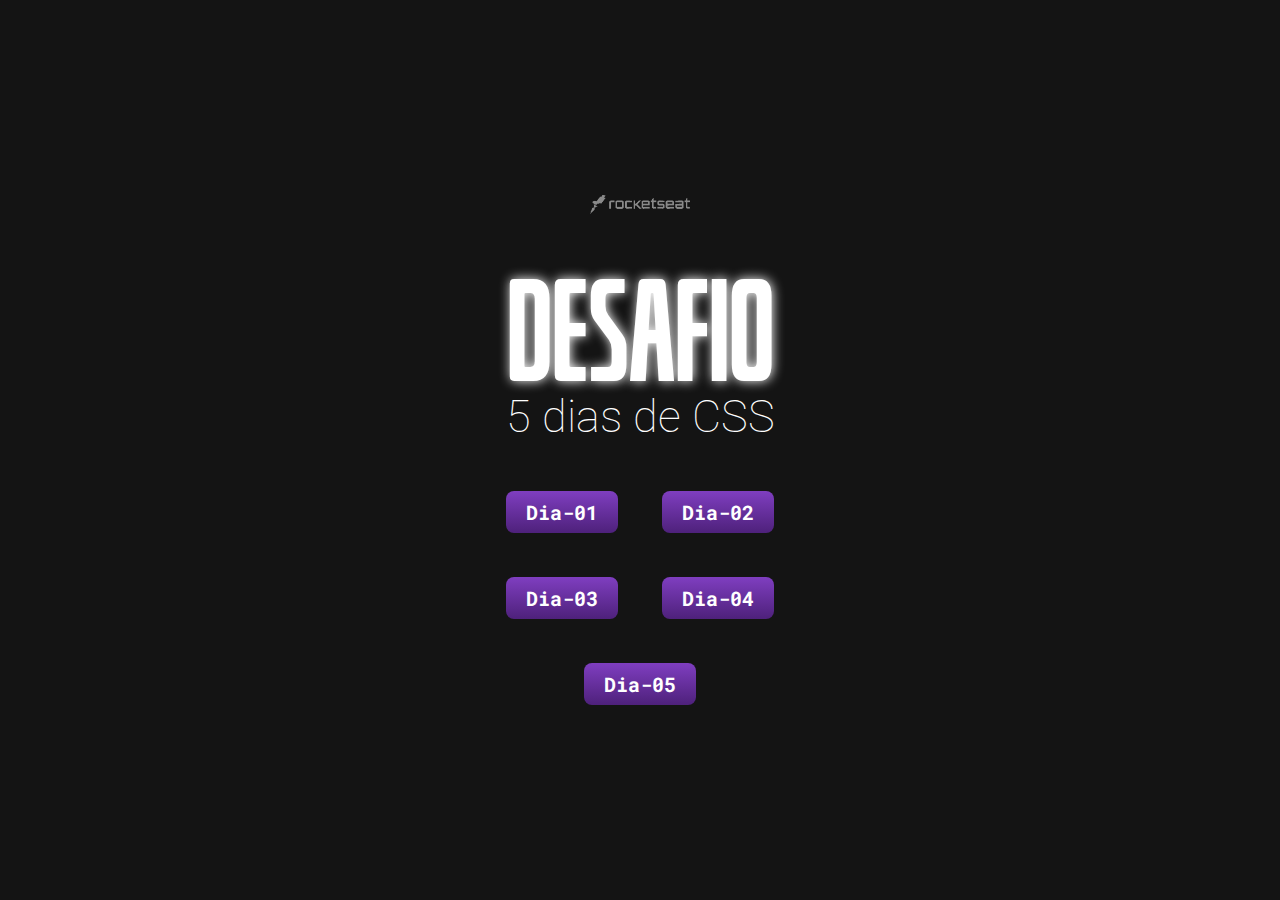
<file: index.html>
<!DOCTYPE html>
<html lang="pt-br">
  <head>
    <meta charset="UTF-8" />
    <link rel="preconnect" href="https://fonts.googleapis.com" />
    <link rel="preconnect" href="https://fonts.gstatic.com" crossorigin />
    <meta http-equiv="X-UA-Compatible" content="IE=edge" />
    <meta name="viewport" content="width=device-width, initial-scale=1.0" />
    <title>Desafio 5 dias de CSS - Rocketseat</title>
    <link rel="shortcut icon" href="src/img/favicon.ico" type="image/x-icon" />
    <link rel="stylesheet" href="src/index.css" />
    <link
      href="https://fonts.googleapis.com/css2?family=Roboto+Mono:wght@500&family=Roboto:wght@300;500&display=swap"
      rel="stylesheet"
    />
  </head>
  <body>
    <img
      src="src/img/rocketseat-logo.png"
      alt="logotipo da rocketseat"
      width="100px"
    />
    <h1 class="title">Desafio</h1>
    <h2 class="subtitle">5 dias de CSS</h2>
    <div class="links-container">
      <a href="day-1/day1.html">Dia-01</a>
      <a href="day-2/day2.html">Dia-02</a>
      <a href="day-3/day3.html">Dia-03</a>
      <a href="day-4/day4.html">Dia-04</a>
      <a href="day-5/day5.html">Dia-05</a>
    </div>
  </body>
</html>
</file>
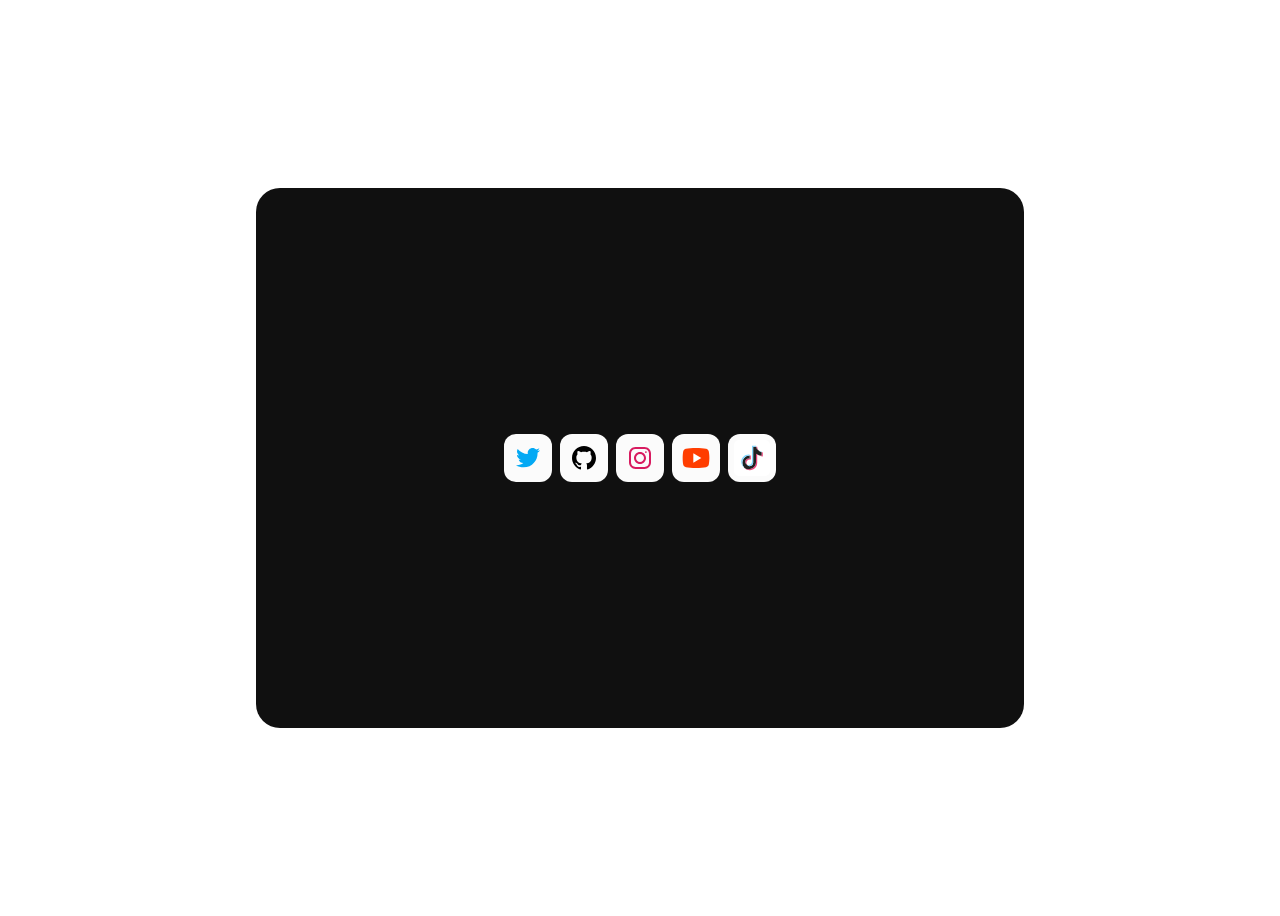
<file: dia-1/index.html>
<!DOCTYPE html>
<html lang="pt-br">
  <head>
    <meta charset="UTF-8" />
    <meta http-equiv="X-UA-Compatible" content="IE=edge" />
    <meta name="viewport" content="width=device-width, initial-scale=1.0" />
    <title>Desafio Dia 1</title>
    <link rel="stylesheet" href="style.css" />
  </head>
  <body>
    <div class="icon-container">
      <div class="icon-social">
        <img src="src/img/icons8-twitter-48.svg" alt="twitter logo" width="32" height="32" />
      </div>
      <div class="icon-social">
        <img src="src/img/icons8-github-48.svg" alt="github logo" width="32" height="32" />
      </div>
      <div class="icon-social">
        <img src="src/img/icons8-instagram-48.svg" alt="instagram logo" width="32" height="32" />
      </div>
      <div class="icon-social">
        <img src="src/img/icons8-youtube-48.svg" alt="youtube logo" width="32" height="32" />
      </div>
      <div class="icon-social">
        <img src="src/img/icons8-tiktok-48.svg" alt="tiktok logo" width="48" height="48" />
      </div>
    </div>
  </body>
</html>
</file>
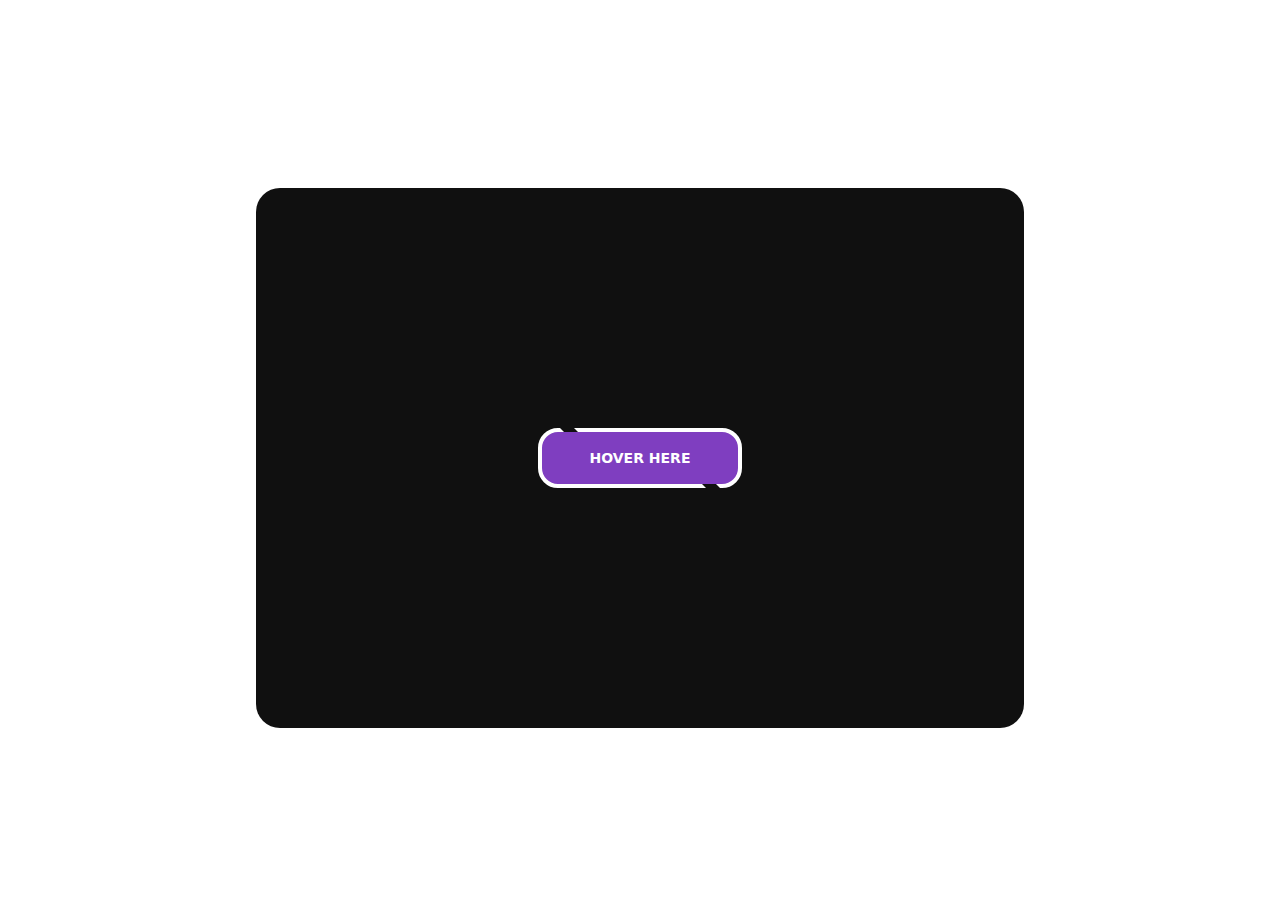
<file: dia-2/index.html>
<!DOCTYPE html>
<html lang="pt-br">
  <head>
    <meta charset="UTF-8" />
    <meta http-equiv="X-UA-Compatible" content="IE=edge" />
    <meta name="viewport" content="width=device-width, initial-scale=1.0" />
    <title>Desafio Dia 2</title>
    <link rel="stylesheet" href="style.css" />
  </head>
  <body>
    <div class="btn-container">
      <button class="btn-hover">Hover Here</button>
    </div>
  </body>
</html>
</file>
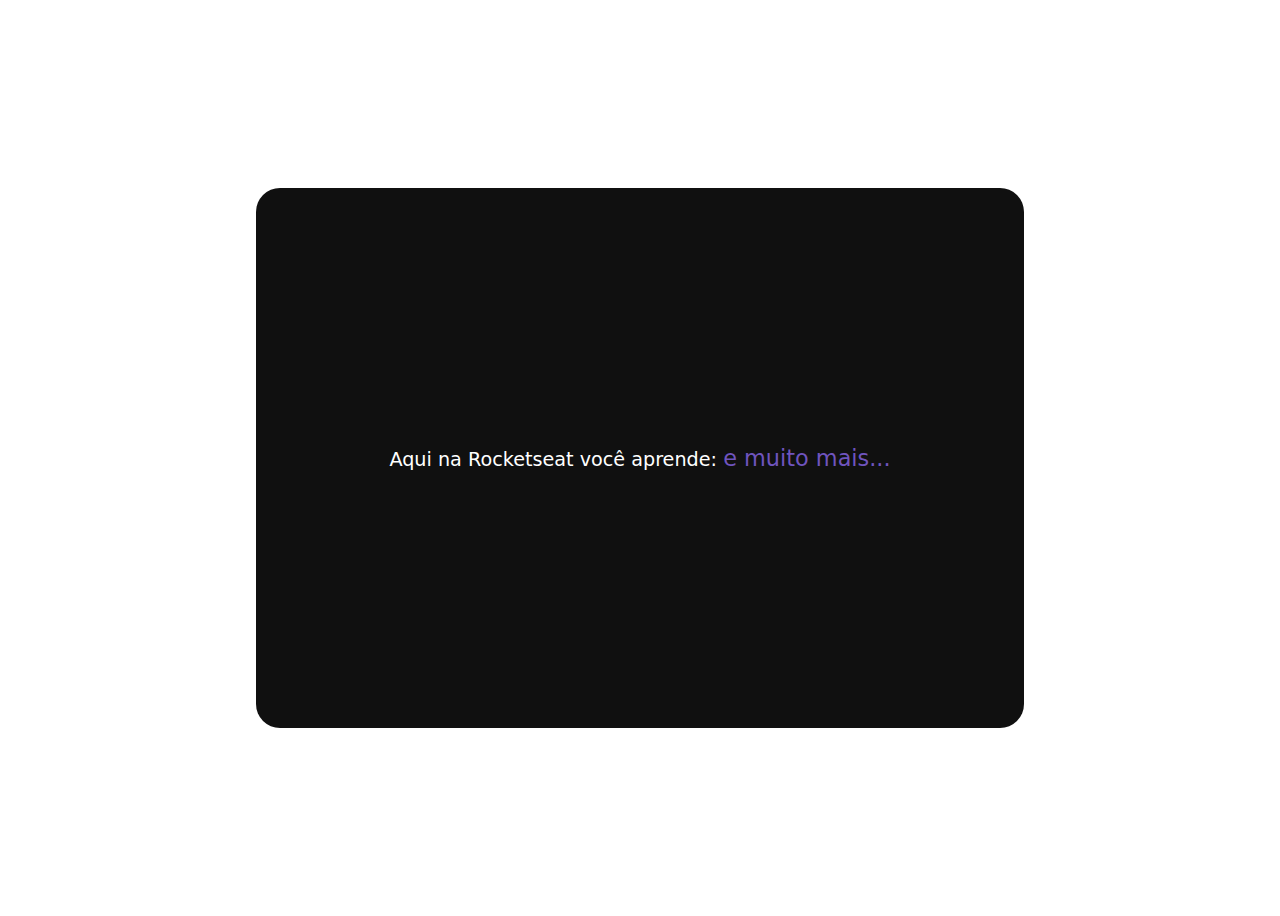
<file: dia-3/index.html>
<!DOCTYPE html>
<html lang="pt-br">
  <head>
    <meta charset="UTF-8" />
    <meta http-equiv="X-UA-Compatible" content="IE=edge" />
    <meta name="viewport" content="width=device-width, initial-scale=1.0" />
    <title>Desafio Dia 2</title>
    <link rel="stylesheet" href="style.css" />
  </head>
  <body>
    <div class="display-container">
      <p class="display-text">Aqui na Rocketseat você aprende: </p>
    </div>
  </body>
</html>
</file>
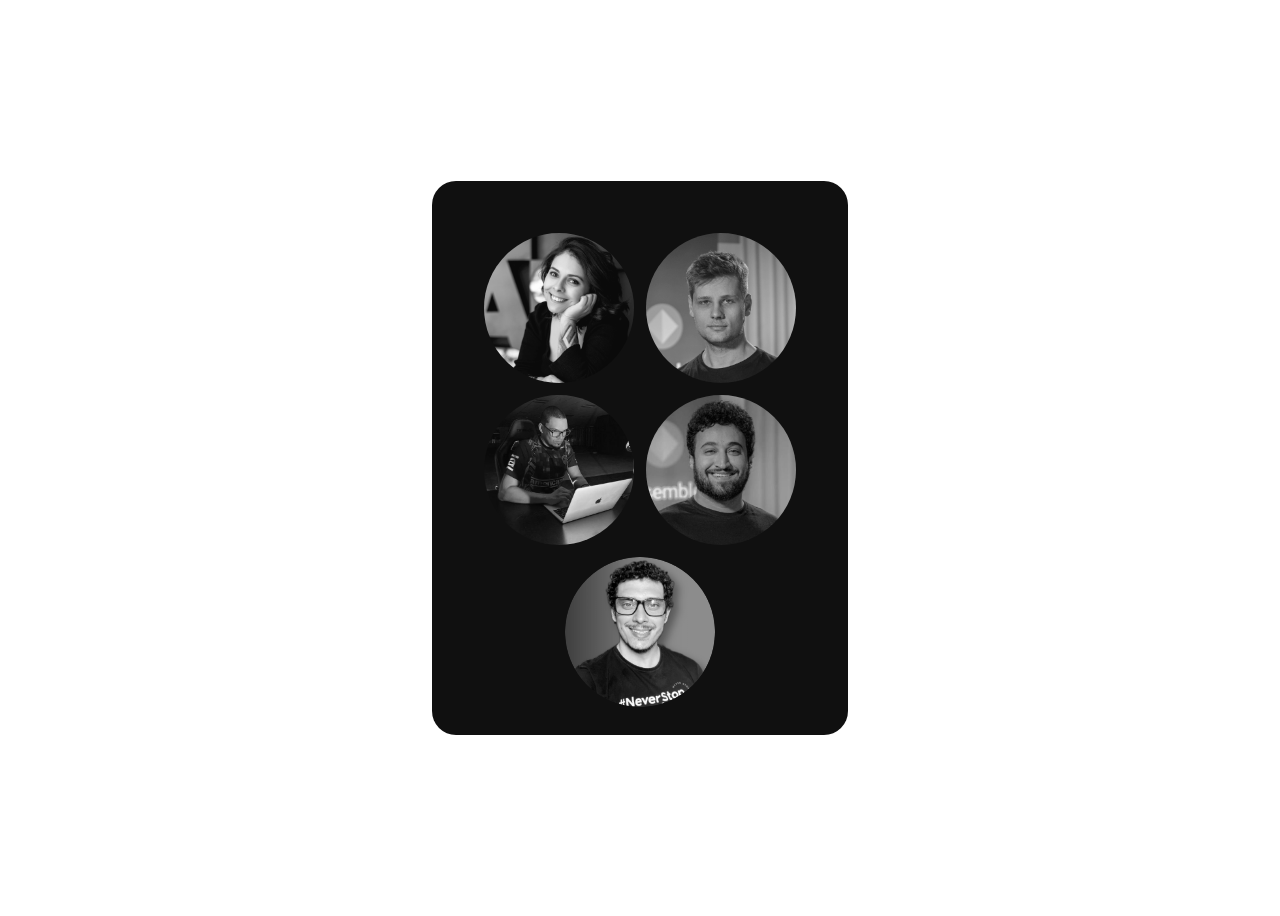
<file: dia-4/index.html>
<!DOCTYPE html>
<html lang="pt-br">
  <head>
    <meta charset="UTF-8" />
    <meta http-equiv="X-UA-Compatible" content="IE=edge" />
    <meta name="viewport" content="width=device-width, initial-scale=1.0" />
    <title>Desafio Dia 2</title>
    <link rel="stylesheet" href="style.css" />
  </head>
  <body>
    <div class="badges-container">
      <img src="src/img/jakeliny-gracielly.png" alt="jake" width="150" class="badges">
      <img src="src/img/diego-fernandes.png" alt="diego" width="150" class="badges">
      <img src="src/img/mayk-brito.jpeg" alt="mayk" width="150" class="badges">
      <img src="src/img/rodrigo-goncalves.jpeg" alt="rodrigo" width="150" class="badges">
      <img src="src/img/birobirobiro.png" alt="biro" width="150" class="badges">
    </div>
  </body>
</html>
</file>
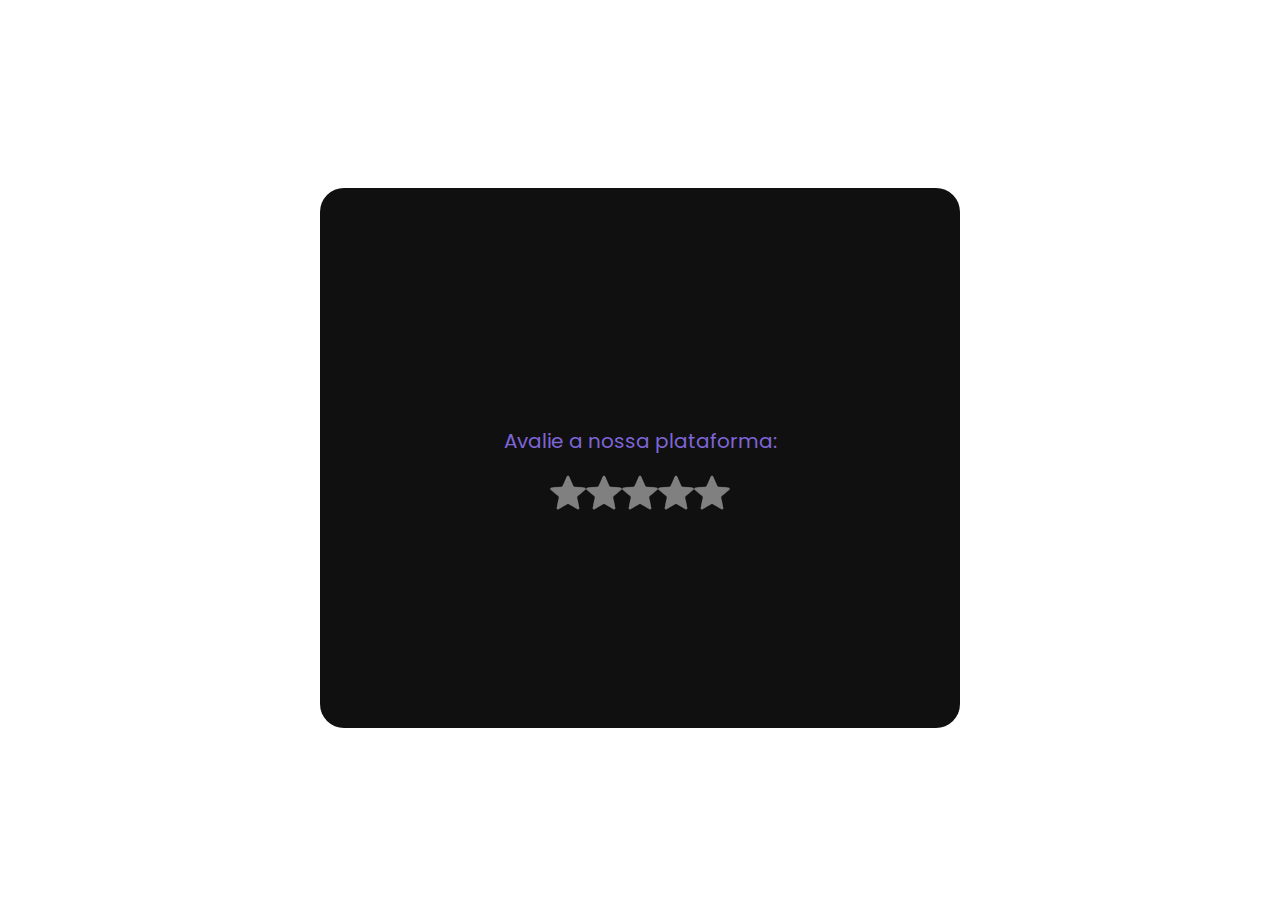
<file: dia-5/index.html>
<!DOCTYPE html>
<html lang="pt-br">
  <head>
    <meta charset="UTF-8" />
    <link rel="preconnect" href="https://fonts.googleapis.com">
    <link rel="preconnect" href="https://fonts.gstatic.com" crossorigin>
    <meta http-equiv="X-UA-Compatible" content="IE=edge" />
    <meta name="viewport" content="width=device-width, initial-scale=1.0" />
    <title>Desafio Dia 2</title>
    <link rel="stylesheet" href="style.css" />
    <link href="https://fonts.googleapis.com/css2?family=Poppins:wght@500&display=swap" rel="stylesheet">
  </head>
  <body>
    <div class="rating-container">
      <p>Avalie a nossa plataforma:</p>
      <div class="star-container">
        <span class="star">⭐</span>
        <span class="star">⭐</span>
        <span class="star">⭐</span>
        <span class="star">⭐</span>
        <span class="star">⭐</span>
      </div>
    </div>
  </body>
</html>
</file>
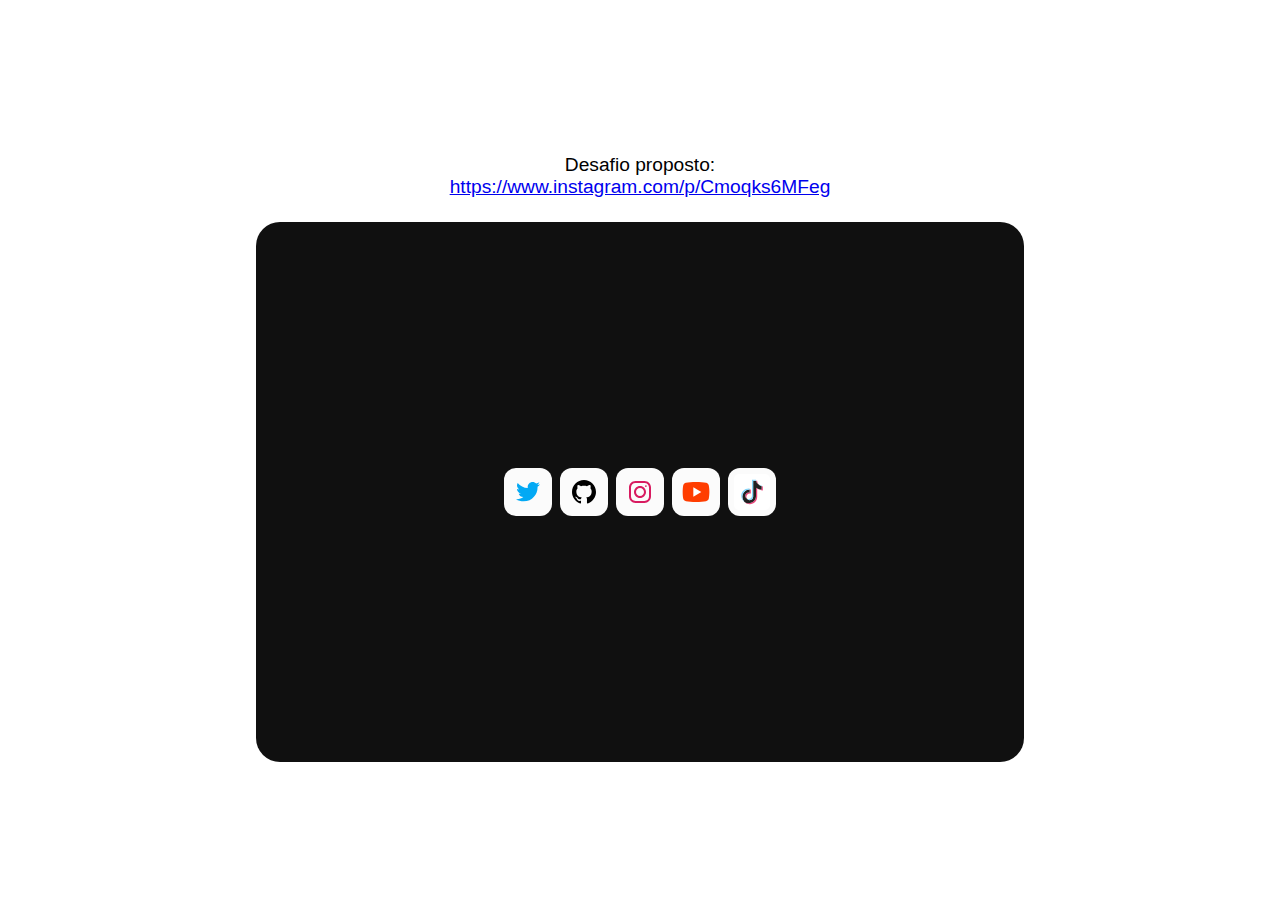
<file: day-1/day1.html>
<!DOCTYPE html>
<html lang="pt-br">
  <head>
    <meta charset="UTF-8" />
    <meta http-equiv="X-UA-Compatible" content="IE=edge" />
    <meta name="viewport" content="width=device-width, initial-scale=1.0" />
    <title>Desafio Dia 1</title>
    <link
      rel="shortcut icon"
      href="../src/img/favicon.ico"
      type="image/x-icon"
    />
    <link rel="stylesheet" href="style.css" />
  </head>
  <body>
    <div class="challenge">
      <p>Desafio proposto:</p>
      <a href="https://www.instagram.com/p/Cmoqks6MFeg" target="_blank"
        >https://www.instagram.com/p/Cmoqks6MFeg</a
      >
    </div>
    <div class="icon-container">
      <div class="icon-social">
        <img
          src="src/img/icons8-twitter-48.svg"
          alt="twitter logo"
          width="32"
          height="32"
        />
      </div>
      <div class="icon-social">
        <img
          src="src/img/icons8-github-48.svg"
          alt="github logo"
          width="32"
          height="32"
        />
      </div>
      <div class="icon-social">
        <img
          src="src/img/icons8-instagram-48.svg"
          alt="instagram logo"
          width="32"
          height="32"
        />
      </div>
      <div class="icon-social">
        <img
          src="src/img/icons8-youtube-48.svg"
          alt="youtube logo"
          width="32"
          height="32"
        />
      </div>
      <div class="icon-social">
        <img
          src="src/img/icons8-tiktok-48.svg"
          alt="tiktok logo"
          width="48"
          height="48"
        />
      </div>
    </div>
  </body>
</html>
</file>
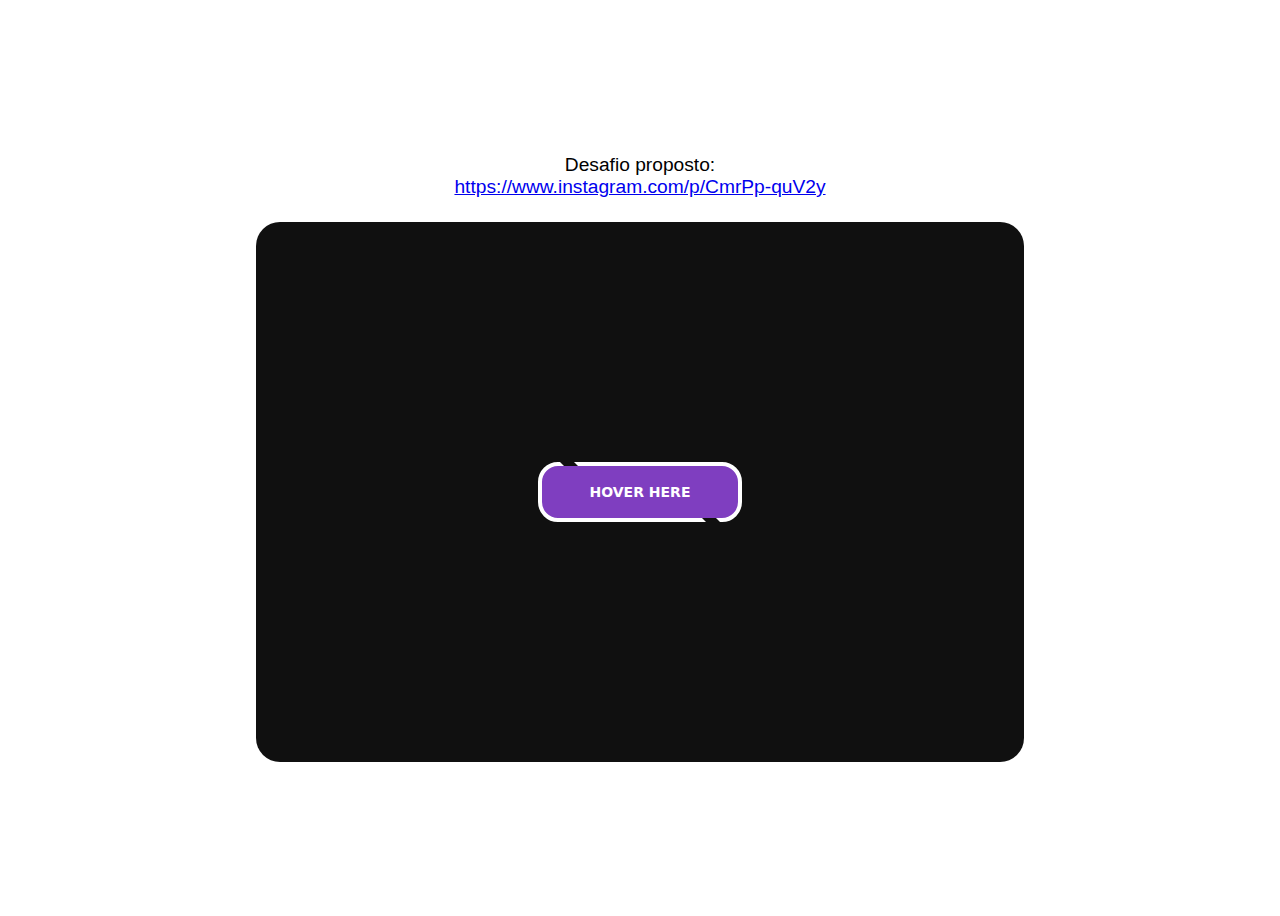
<file: day-2/day2.html>
<!DOCTYPE html>
<html lang="pt-br">
  <head>
    <meta charset="UTF-8" />
    <meta http-equiv="X-UA-Compatible" content="IE=edge" />
    <meta name="viewport" content="width=device-width, initial-scale=1.0" />
    <title>Desafio Dia 2</title>
    <link
      rel="shortcut icon"
      href="../src/img/favicon.ico"
      type="image/x-icon"
    />
    <link rel="stylesheet" href="style.css" />
  </head>
  <body>
    <div class="challenge">
      <p>Desafio proposto:</p>
      <a href="https://www.instagram.com/p/CmrPp-quV2y" target="_blank"
        >https://www.instagram.com/p/CmrPp-quV2y</a
      >
    </div>
    <div class="btn-container">
      <button class="btn-hover">Hover Here</button>
    </div>
  </body>
</html>
</file>
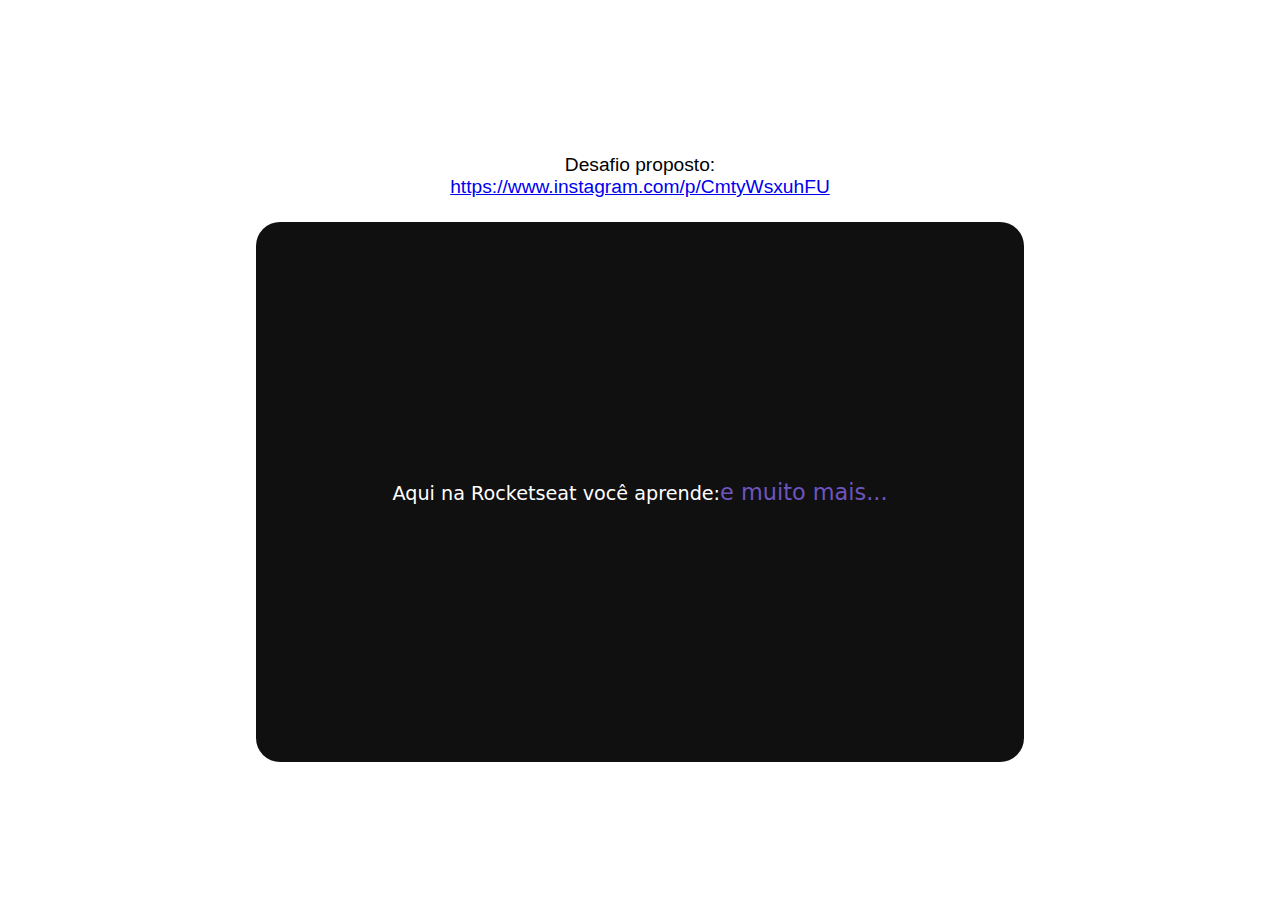
<file: day-3/day3.html>
<!DOCTYPE html>
<html lang="pt-br">
  <head>
    <meta charset="UTF-8" />
    <meta http-equiv="X-UA-Compatible" content="IE=edge" />
    <meta name="viewport" content="width=device-width, initial-scale=1.0" />
    <title>Desafio Dia 3</title>
    <link
      rel="shortcut icon"
      href="../src/img/favicon.ico"
      type="image/x-icon"
    />
    <link rel="stylesheet" href="style.css" />
  </head>
  <body>
    <div class="challenge">
      <p>Desafio proposto:</p>
      <a href="https://www.instagram.com/p/CmtyWsxuhFU" target="_blank"
        >https://www.instagram.com/p/CmtyWsxuhFU</a
      >
    </div>
    <div class="display-container">
      <p class="display-text">Aqui na Rocketseat você aprende:</p>
    </div>
  </body>
</html>
</file>
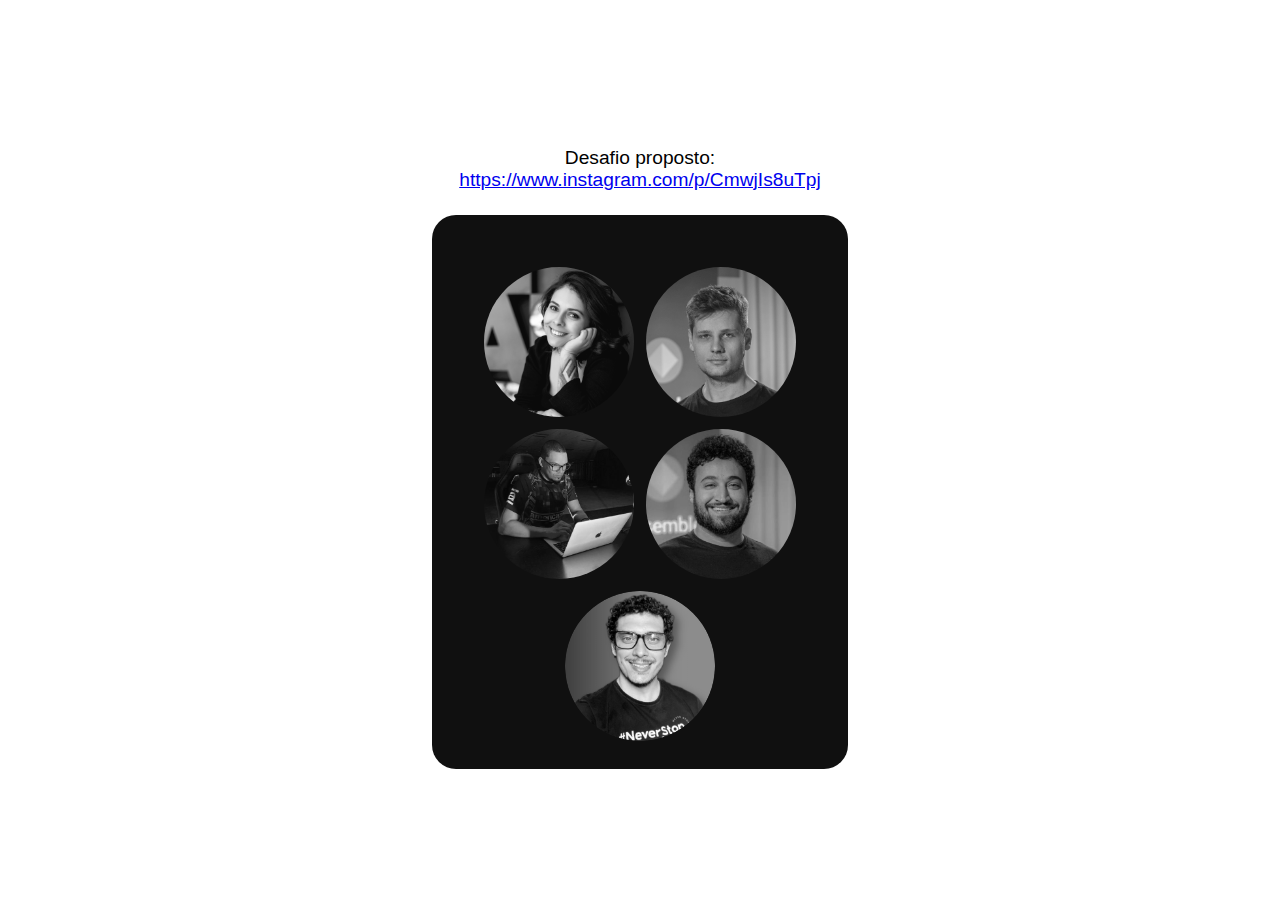
<file: day-4/day4.html>
<!DOCTYPE html>
<html lang="pt-br">
  <head>
    <meta charset="UTF-8" />
    <meta http-equiv="X-UA-Compatible" content="IE=edge" />
    <meta name="viewport" content="width=device-width, initial-scale=1.0" />
    <title>Desafio Dia 4</title>
    <link
      rel="shortcut icon"
      href="../src/img/favicon.ico"
      type="image/x-icon"
    />
    <link rel="stylesheet" href="style.css" />
  </head>
  <body>
    <div class="challenge">
      <p>Desafio proposto:</p>
      <a href="https://www.instagram.com/p/CmwjIs8uTpj" target="_blank"
        >https://www.instagram.com/p/CmwjIs8uTpj</a
      >
    </div>
    <div class="badges-container">
      <img
        src="src/img/jakeliny-gracielly.png"
        alt="jake"
        width="150"
        class="badges"
      />
      <img
        src="src/img/diego-fernandes.png"
        alt="diego"
        width="150"
        class="badges"
      />
      <img
        src="src/img/mayk-brito.jpeg"
        alt="mayk"
        width="150"
        class="badges"
      />
      <img
        src="src/img/rodrigo-goncalves.jpeg"
        alt="rodrigo"
        width="150"
        class="badges"
      />
      <img
        src="src/img/birobirobiro.png"
        alt="biro"
        width="150"
        class="badges"
      />
    </div>
  </body>
</html>
</file>
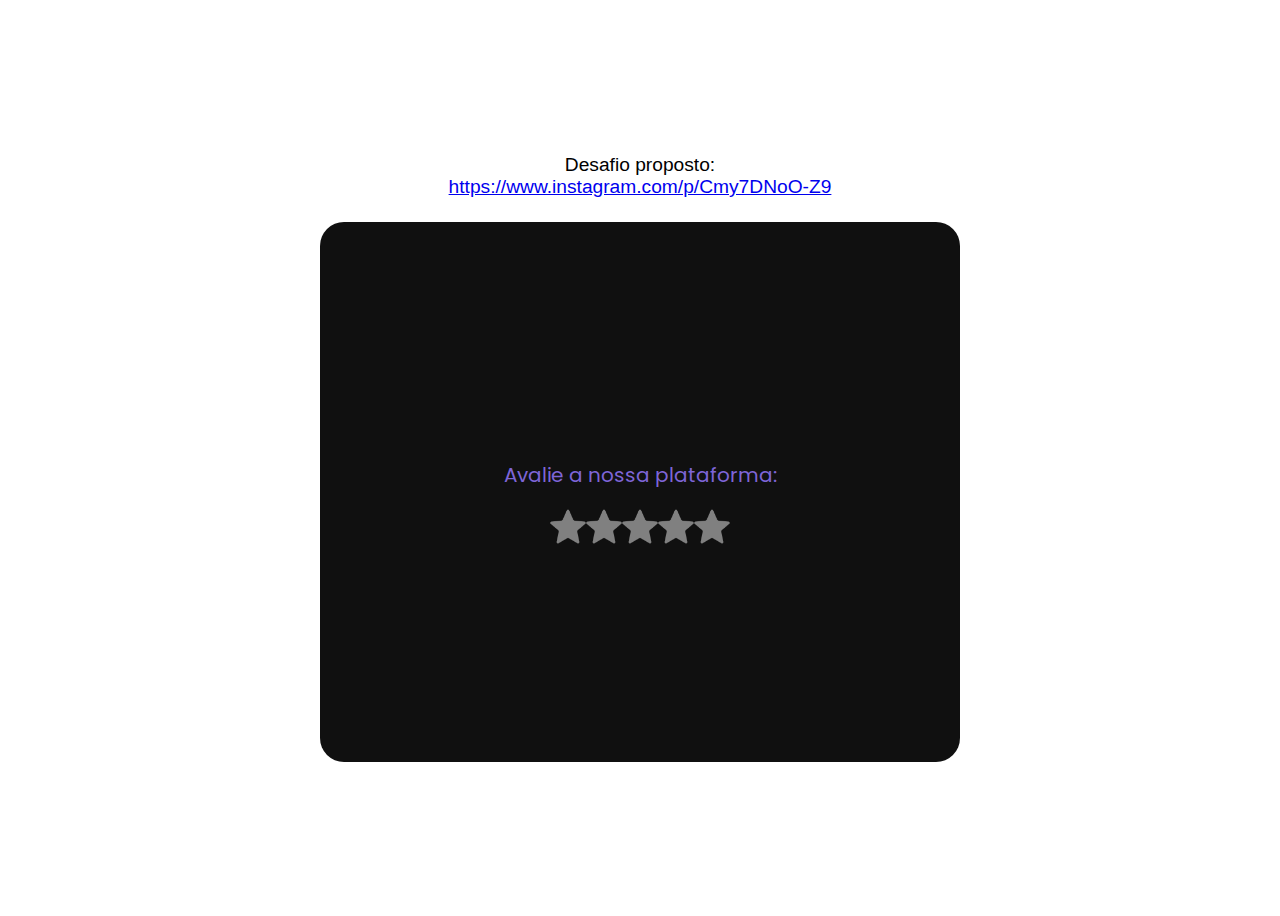
<file: day-5/day5.html>
<!DOCTYPE html>
<html lang="pt-br">
  <head>
    <meta charset="UTF-8" />
    <link rel="preconnect" href="https://fonts.googleapis.com" />
    <link rel="preconnect" href="https://fonts.gstatic.com" crossorigin />
    <meta http-equiv="X-UA-Compatible" content="IE=edge" />
    <meta name="viewport" content="width=device-width, initial-scale=1.0" />
    <title>Desafio Dia 5</title>
    <link
      rel="shortcut icon"
      href="../src/img/favicon.ico"
      type="image/x-icon"
    />
    <link rel="stylesheet" href="style.css" />
    <link
      href="https://fonts.googleapis.com/css2?family=Poppins:wght@500&display=swap"
      rel="stylesheet"
    />
  </head>
  <body>
    <div class="challenge">
      <p>Desafio proposto:</p>
      <a href="https://www.instagram.com/p/Cmy7DNoO-Z9" target="_blank"
        >https://www.instagram.com/p/Cmy7DNoO-Z9</a
      >
    </div>
    <div class="rating-container">
      <p>Avalie a nossa plataforma:</p>
      <div class="star-container">
        <span class="star">⭐</span>
        <span class="star">⭐</span>
        <span class="star">⭐</span>
        <span class="star">⭐</span>
        <span class="star">⭐</span>
      </div>
    </div>
  </body>
</html>
</file>
<file: src/index.css>
@font-face {
  font-family: "Bitcrusher Bold";
  src: url('fonts/bitcrusher-condensed-bd.ttf') format('truetype');
}

* {
  margin: 0;
}

body {
  display: flex;
  flex-direction: column;
  align-items: center;
  justify-content: center;
  background: #141414;
  min-width: 350px;
  height: 100vh;
}

.title {
  font-family: 'Bitcrusher Bold', monospace;
  font-size: 8rem;
  text-transform: uppercase;
  line-height: 1;
  color: #fff;
  text-shadow: #fff 1px 0 12px;
  margin-top: 48px;
}

.subtitle {
  font-family: 'Roboto', sans-serif;
  font-size: 2.8rem;
  font-weight: lighter;
  color: #fff;
}

.links-container {
  display: grid;
  grid-template-columns: 1fr 1fr;
  align-items: center;
  justify-items: center;
  gap: 44px;
  margin-top: 48px;
}

.links-container a:last-child {
  grid-column: span 2;
}

.links-container a {
  font-family: 'Roboto Mono', monospace;;
  font-size: 1.25rem;
  font-weight: bold;
  background: linear-gradient(to bottom, #7f3ec0, #4e217b);
  color: #fff;
  padding: 8px 20px;
  border-radius: 8px;
  text-decoration: none;
  transition: all .2s ease-in-out;
}

.links-container a:hover {
  transform: scale(1.1);
  box-shadow: #8155ad 1px 0 12px;
}
</file>
<file: dia-1/style.css>
body {
  display: flex;
  align-items: center;
  justify-content: center;
  height: 100vh;
}

.icon-container {
  background: #101010;
  min-width: 60vw;
  height: 60vh;
  border-radius: 24px;
  display: flex;
  align-items: center;
  justify-content: center;
  gap: 8px;
}

.icon-social {
  background: #fbfbfb;
  border-radius: 12px;
  width: 48px;
  height: 48px;
  display: flex;
  align-items: center;
  justify-content: center;
}
</file>
<file: dia-2/style.css>
body {
  display: flex;
  align-items: center;
  justify-content: center;
  height: 100vh;
}

.btn-container {
  background: #101010;
  min-width: 60vw;
  height: 60vh;
  border-radius: 24px;
  display: flex;
  align-items: center;
  justify-content: center;
}

.btn-hover {
  font-family: system-ui, -apple-system, BlinkMacSystemFont, 'Segoe UI', Roboto, Oxygen, Ubuntu, Cantarell, 'Open Sans', 'Helvetica Neue', sans-serif;
  font-size: 0.875rem;
  font-weight: bolder;
  text-transform: uppercase;
  padding: 18px 48px;
  border-radius: 20px;
  cursor: pointer;
  background: #7f3ec0;
  color: #fff;
  border: 4px solid #fff;
  position: relative;
}

.btn-hover:hover {
  background: #101010;
}

.btn-hover::before {
  content: '';
  display: inline-block;
  position: absolute;
  top: -4px;
  left: 20px;
  background: #101010;
  width: 14px;
  height: 4px;
  transform: skew(45deg);
  animation: slide-right-out 0.4s forwards;
}

.btn-hover:hover::before {
  animation: slide-right-in 0.4s forwards;
}

.btn-hover::after {
  content: '';
  display: inline-block;
  position: absolute;
  bottom: -4px;
  right: 20px;
  background: #101010;
  width: 14px;
  height: 4px;
  transform: skew(45deg);
  animation: slide-left-out 0.4s forwards;

}

.btn-hover:hover::after {
  animation: slide-left-in 0.4s forwards;
}

@keyframes slide-right-in {
  from { left: 20px;  }
  to { left: 145px; }
}

@keyframes slide-left-in {
  from { right: 20px;  }
  to { right: 145px; }
}

@keyframes slide-right-out {
  from { left: 145px;  }
  to { left: 20px; }
}

@keyframes slide-left-out {
  from { right: 145px;  }
  to { right: 20px; }
}
</file>
<file: dia-3/style.css>
body {
  display: flex;
  align-items: center;
  justify-content: center;
  height: 100vh;
}

.display-container {
  background: #101010;
  min-width: 60vw;
  height: 60vh;
  border-radius: 24px;
  display: flex;
  align-items: center;
  justify-content: center;
}

.display-text {
  font-family: system-ui, -apple-system, BlinkMacSystemFont, 'Segoe UI', Roboto, Oxygen, Ubuntu, Cantarell, 'Open Sans', 'Helvetica Neue', sans-serif;
  font-weight: 500;
  font-size: 1.2rem;
  color: #fff;
}

.display-text::after {
  content: 'e muito mais...';
  color: #6f54be;
  font-size: 1.4rem;
  animation: animate-display 5s infinite;
}

@keyframes animate-display {
  0% {
    content: 'HTML';
  }

  10% {
    content: 'CSS';
  }

  20% {
    content: 'JavaScript';
  }

  30% {
    content: 'React';
  }

  45% {
    content: 'Node.js';
  }

  60% {
    content: 'React Native';
  }

  80% {
    content: 'e muito mais...';
  }
}
</file>
<file: dia-4/style.css>
body {
  display: flex;
  align-items: center;
  justify-content: center;
  height: 100vh;
}

.badges-container {
  background: #101010;
  min-width: 20vw;
  height: 50vh;
  padding: 52px;
  border-radius: 24px;
  display: grid;
  grid-template-columns: 1fr 1fr;
  align-items: center;
  justify-items: center;
  gap: 12px;
}

.badges:last-child {
  grid-column: span 2;
}

.badges {
  border-radius: 50%;
  cursor: pointer;
  filter: grayscale(100%);
  transition: 0.4s;
}

.badges:hover {
  filter: initial;
}
</file>
<file: dia-5/style.css>
body {
  display: flex;
  align-items: center;
  justify-content: center;
  height: 100vh;
}

.rating-container {
  background: #101010;
  min-width: 50vw;
  height: 60vh;
  border-radius: 24px;
  display: flex;
  flex-direction: column;
  align-items: center;
  justify-content: center;
}

.rating-container p {
  font-family: 'Poppins', sans-serif;
  font-size: 1.25rem;
  color: #7e65d7;
}

.star {
  font-size: 2rem;
  filter: contrast(0);
  transition: 0.3s;
  margin: -2px;
}

.star-container {
  direction: rtl;
  cursor: pointer;
  display: flex;
  justify-content: center;
  align-items: center;
  gap: -1px;
}

.star-container > .star:hover,
.star-container > .star:hover ~ .star {
   filter: initial;
}
</file>
<file: day-1/style.css>
body {
  display: flex;
  align-items: center;
  justify-content: center;
  flex-direction: column;
  height: 100vh;
}

.challenge {
  display: flex;
  align-items: center;
  justify-content: center;
  flex-direction: column;
  margin-bottom: 24px;
}

.challenge p {
  font-family: sans-serif;
  font-size: 1.2rem;
  margin: 0;
}

.challenge a {
  font-family: sans-serif;
  font-size: 1.2rem;
  margin: 0;
}

.icon-container {
  background: #101010;
  min-width: 60vw;
  height: 60vh;
  border-radius: 24px;
  display: flex;
  align-items: center;
  justify-content: center;
  gap: 8px;
}

.icon-social {
  background: #fbfbfb;
  border-radius: 12px;
  width: 48px;
  height: 48px;
  display: flex;
  align-items: center;
  justify-content: center;
}
</file>
<file: day-2/style.css>
body {
  display: flex;
  flex-direction: column;
  align-items: center;
  justify-content: center;
  height: 100vh;
}

.challenge {
  display: flex;
  align-items: center;
  justify-content: center;
  flex-direction: column;
  margin-bottom: 24px;
}

.challenge p {
  font-family: sans-serif;
  font-size: 1.2rem;
  margin: 0;
}

.challenge a {
  font-family: sans-serif;
  font-size: 1.2rem;
  margin: 0;
}

.btn-container {
  background: #101010;
  min-width: 60vw;
  height: 60vh;
  border-radius: 24px;
  display: flex;
  align-items: center;
  justify-content: center;
}

.btn-hover {
  font-family: system-ui, -apple-system, BlinkMacSystemFont, 'Segoe UI', Roboto, Oxygen, Ubuntu, Cantarell, 'Open Sans', 'Helvetica Neue', sans-serif;
  font-size: 0.875rem;
  font-weight: bolder;
  text-transform: uppercase;
  padding: 18px 48px;
  border-radius: 20px;
  cursor: pointer;
  background: #7f3ec0;
  color: #fff;
  border: 4px solid #fff;
  position: relative;
}

.btn-hover:hover {
  background: #101010;
}

.btn-hover::before {
  content: '';
  display: inline-block;
  position: absolute;
  top: -4px;
  left: 20px;
  background: #101010;
  width: 14px;
  height: 4px;
  transform: skew(45deg);
  animation: slide-right-out 0.4s forwards;
}

.btn-hover:hover::before {
  animation: slide-right-in 0.4s forwards;
}

.btn-hover::after {
  content: '';
  display: inline-block;
  position: absolute;
  bottom: -4px;
  right: 20px;
  background: #101010;
  width: 14px;
  height: 4px;
  transform: skew(45deg);
  animation: slide-left-out 0.4s forwards;

}

.btn-hover:hover::after {
  animation: slide-left-in 0.4s forwards;
}

@keyframes slide-right-in {
  from { left: 20px;  }
  to { left: 145px; }
}

@keyframes slide-left-in {
  from { right: 20px;  }
  to { right: 145px; }
}

@keyframes slide-right-out {
  from { left: 145px;  }
  to { left: 20px; }
}

@keyframes slide-left-out {
  from { right: 145px;  }
  to { right: 20px; }
}
</file>
<file: day-3/style.css>
body {
  display: flex;
  flex-direction: column;
  align-items: center;
  justify-content: center;
  height: 100vh;
}

.challenge {
  display: flex;
  align-items: center;
  justify-content: center;
  flex-direction: column;
  margin-bottom: 24px;
}

.challenge p {
  font-family: sans-serif;
  font-size: 1.2rem;
  margin: 0;
}

.challenge a {
  font-family: sans-serif;
  font-size: 1.2rem;
  margin: 0;
}

.display-container {
  background: #101010;
  min-width: 60vw;
  height: 60vh;
  border-radius: 24px;
  display: flex;
  align-items: center;
  justify-content: center;
}

.display-text {
  font-family: system-ui, -apple-system, BlinkMacSystemFont, 'Segoe UI', Roboto, Oxygen, Ubuntu, Cantarell, 'Open Sans', 'Helvetica Neue', sans-serif;
  font-weight: 500;
  font-size: 1.2rem;
  color: #fff;
}

.display-text::after {
  content: 'e muito mais...';
  color: #6f54be;
  font-size: 1.4rem;
  animation: animate-display 5s infinite;
}

@keyframes animate-display {
  0% {
    content: 'HTML';
  }

  10% {
    content: 'CSS';
  }

  20% {
    content: 'JavaScript';
  }

  30% {
    content: 'React';
  }

  45% {
    content: 'Node.js';
  }

  60% {
    content: 'React Native';
  }

  80% {
    content: 'e muito mais...';
  }
}
</file>
<file: day-4/style.css>
body {
  display: flex;
  flex-direction: column;
  align-items: center;
  justify-content: center;
  height: 100vh;
}

.challenge {
  display: flex;
  align-items: center;
  justify-content: center;
  flex-direction: column;
  margin-bottom: 24px;
}

.challenge p {
  font-family: sans-serif;
  font-size: 1.2rem;
  margin: 0;
}

.challenge a {
  font-family: sans-serif;
  font-size: 1.2rem;
  margin: 0;
}

.badges-container {
  background: #101010;
  min-width: 20vw;
  height: 50vh;
  padding: 52px;
  border-radius: 24px;
  display: grid;
  grid-template-columns: 1fr 1fr;
  align-items: center;
  justify-items: center;
  gap: 12px;
}

.badges:last-child {
  grid-column: span 2;
}

.badges {
  border-radius: 50%;
  cursor: pointer;
  filter: grayscale(100%);
  transition: 0.4s;
}

.badges:hover {
  filter: initial;
}
</file>
<file: day-5/style.css>
body {
  display: flex;
  flex-direction: column;
  align-items: center;
  justify-content: center;
  height: 100vh;
}

.challenge {
  display: flex;
  align-items: center;
  justify-content: center;
  flex-direction: column;
  margin-bottom: 24px;
}

.challenge p {
  font-family: sans-serif;
  font-size: 1.2rem;
  margin: 0;
}

.challenge a {
  font-family: sans-serif;
  font-size: 1.2rem;
  margin: 0;
}

.rating-container {
  background: #101010;
  min-width: 50vw;
  height: 60vh;
  border-radius: 24px;
  display: flex;
  flex-direction: column;
  align-items: center;
  justify-content: center;
}

.rating-container p {
  font-family: 'Poppins', sans-serif;
  font-size: 1.25rem;
  color: #7e65d7;
}

.star {
  font-size: 2rem;
  filter: contrast(0);
  transition: 0.3s;
  margin: -2px;
}

.star-container {
  direction: rtl;
  cursor: pointer;
  display: flex;
  justify-content: center;
  align-items: center;
  gap: -1px;
}

.star-container > .star:hover,
.star-container > .star:hover ~ .star {
   filter: initial;
}
</file>
